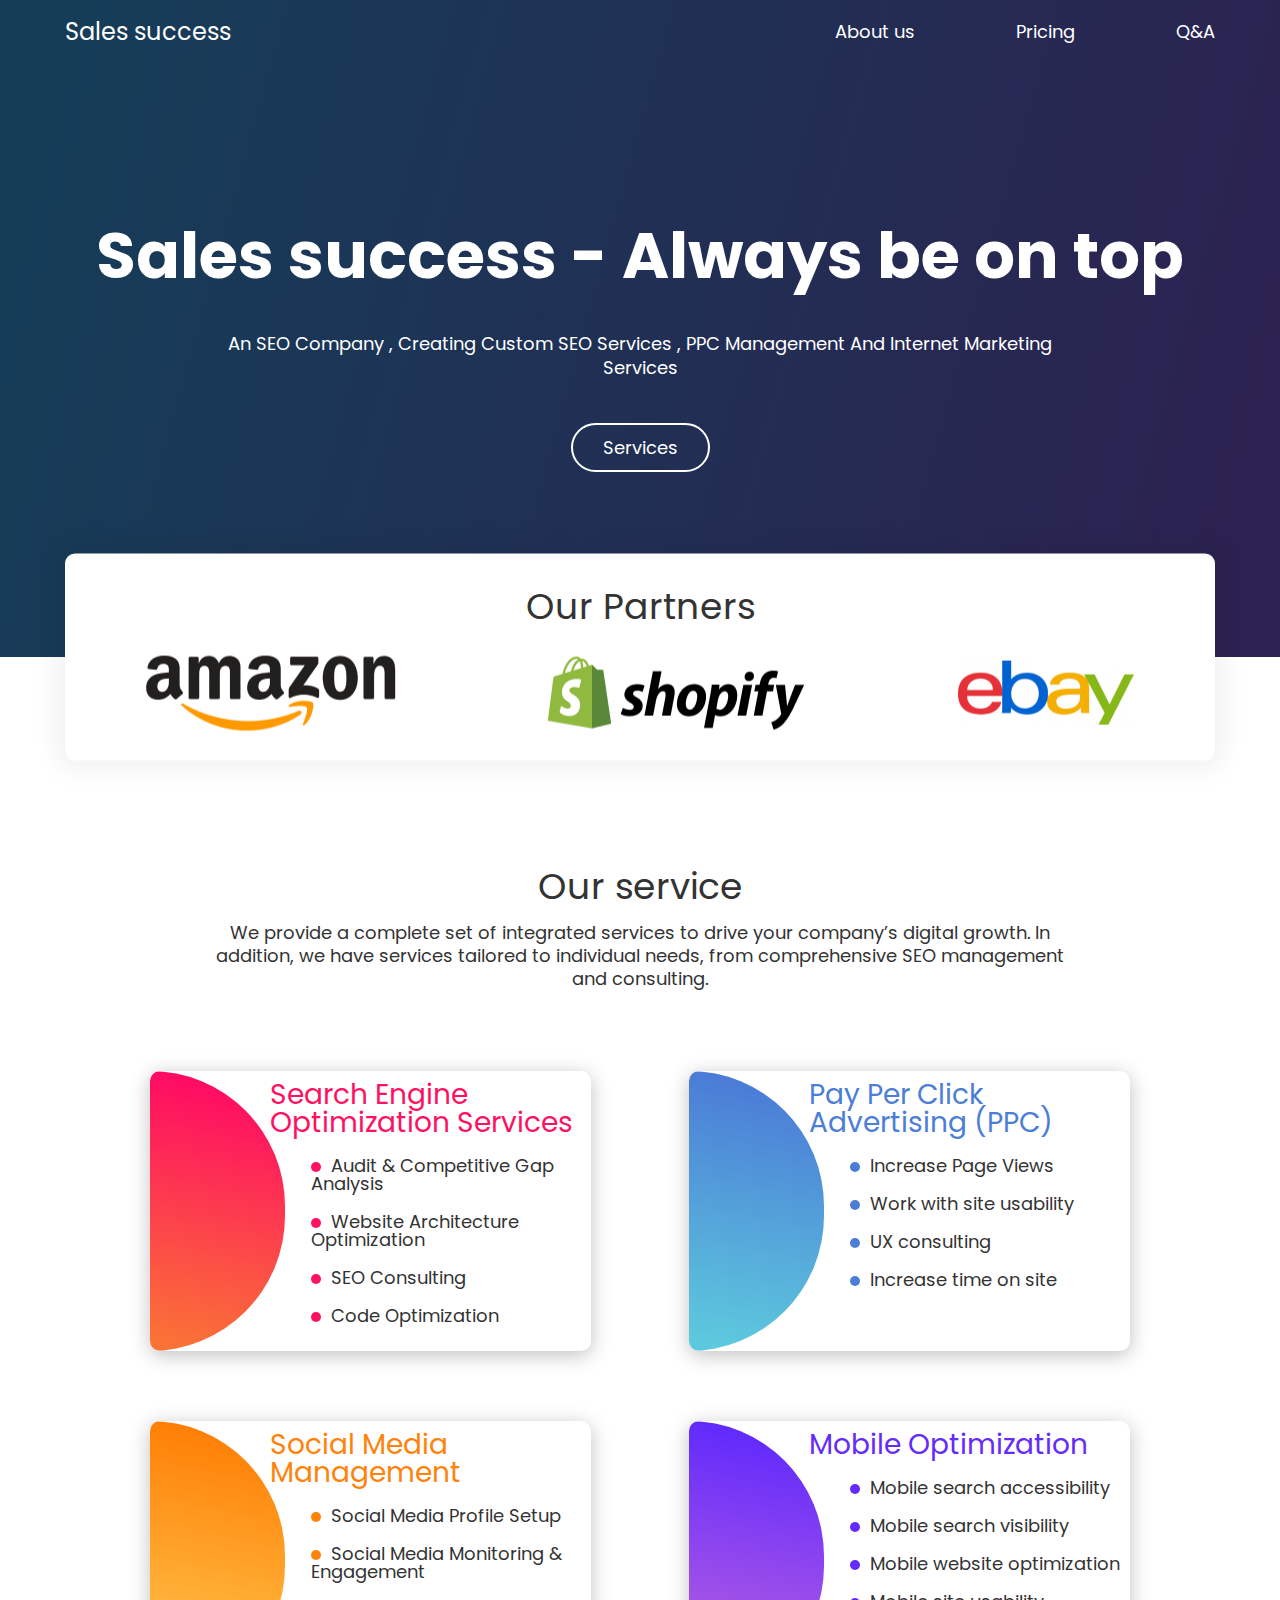
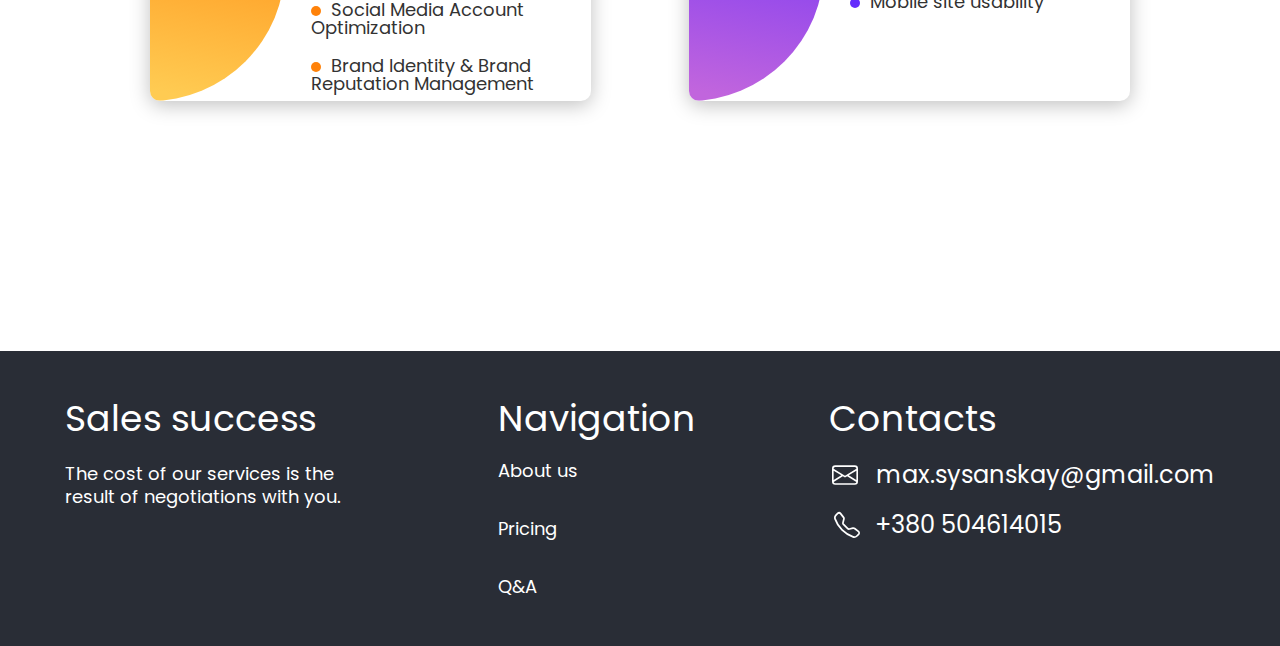
<file: index.html>
<!DOCTYPE html>
<html lang="en">
<head>
    <meta charset="UTF-8">
    <meta http-equiv="X-UA-Compatible" content="IE=edge">
    <meta name="viewport" content="width=device-width, initial-scale=1.0">
    <title>Sales success</title>
    <link rel="stylesheet" href="css/style.css">
</head>
<body>
    <div id="header" class="header">
        <div class="header__header">
            <a href="index.html" class="header__logo">Sales success</a>
            <nav class="header__menu">
                <a href="about-us.html" class="header__link">About us</a>
                <a href="price.html" class="header__link">Pricing</a>
                <a href="q&a.html" class="header__link">Q&A</a>
            </nav>
            <div id="burger" class="burger-btn"><span></span></div>
        </div>
        <div class="header__main">
            <h1 class="header__title">Sales success - Always be on top</h1>
            <p class="text">An SEO Company , Creating Custom SEO Services , PPC Management And Internet Marketing Services</p>
            <a href="#services" class="header__button">Services</a>
        </div>
    </div>
    <div class="container">
        <div class="partners">
            <h2 class="title">Our Partners</h2>
            <div class="partners__content">
                <img src="img/amazon.png" alt="Amazon">
                <img src="img/shopify.png" alt="Shopify">
                <img src="img/ebay.png" alt="Ebay">
            </div>
        </div>
        <div id="services" class="services">
            <h2 class="title">Our service</h2>
            <p class="text">We provide a complete set of integrated services to drive your company’s digital growth. In addition, we have services tailored to individual needs, from comprehensive SEO management and consulting.</p>
            <div class="services__content">
                <div class="services__card">
                    <h3 class="services__sub-title">Search Engine Optimization Services</h3>
                    <div class="services__circle"></div>
                    <ul>
                        <li>Audit & Competitive Gap Analysis</li>
                        <li>Website Architecture Optimization</li>
                        <li>SEO Consulting</li>
                        <li>Code Optimization</li>
                    </ul>
                </div>
                <div class="services__card blue">
                    <h3 class="services__sub-title">Pay Per Click Advertising (PPC)</h3>
                    <div class="services__circle"></div>
                    <ul>
                        <li>Increase Page Views</li>
                        <li>Work with site usability</li>
                        <li>UX consulting</li>
                        <li>Increase time on site</li>
                    </ul>
                </div>
                <div class="services__card orange">
                    <h3 class="services__sub-title">Social Media Management</h3>
                    <div class="services__circle"></div>
                    <ul>
                        <li>Social Media Profile Setup</li>
                        <li>Social Media Monitoring & Engagement</li>
                        <li>Social Media Account Optimization</li>
                        <li>Brand Identity & Brand Reputation Management</li>
                    </ul>
                </div>
                <div class="services__card purple">
                    <h3 class="services__sub-title">Mobile Optimization</h3>
                    <div class="services__circle"></div>
                    <ul>
                        <li>Mobile search accessibility</li>
                        <li>Mobile search visibility</li>
                        <li>Mobile website optimization</li>
                        <li>Mobile site usability</li>
                    </ul>
                </div>
            </div>
        </div>
    </div>
    <div class="footer">
        <div class="footer__wrapper">
            <div class="footer__content">
                <a href="#header" class="footer__logo">Sales success</a>
                <p class="footer__text text">The cost of our services is the result of negotiations with you.</p>
                <!-- <div class="footer__networks">
                    <a href="#" class="footer__icon">
                        <svg xmlns="http://www.w3.org/2000/svg" width="35" height="33" fill="#fff" class="bi bi-facebook" viewBox="0 0 16 16">
                            <path d="M16 8.049c0-4.446-3.582-8.05-8-8.05C3.58 0-.002 3.603-.002 8.05c0 4.017 2.926 7.347 6.75 7.951v-5.625h-2.03V8.05H6.75V6.275c0-2.017 1.195-3.131 3.022-3.131.876 0 1.791.157 1.791.157v1.98h-1.009c-.993 0-1.303.621-1.303 1.258v1.51h2.218l-.354 2.326H9.25V16c3.824-.604 6.75-3.934 6.75-7.951z"/>
                        </svg>
                    </a>
                    <a href="#" class="footer__icon">
                        <svg xmlns="http://www.w3.org/2000/svg" width="35" height="33" fill="#fff" class="bi bi-instagram" viewBox="0 0 16 16">
                            <path d="M8 0C5.829 0 5.556.01 4.703.048 3.85.088 3.269.222 2.76.42a3.917 3.917 0 0 0-1.417.923A3.927 3.927 0 0 0 .42 2.76C.222 3.268.087 3.85.048 4.7.01 5.555 0 5.827 0 8.001c0 2.172.01 2.444.048 3.297.04.852.174 1.433.372 1.942.205.526.478.972.923 1.417.444.445.89.719 1.416.923.51.198 1.09.333 1.942.372C5.555 15.99 5.827 16 8 16s2.444-.01 3.298-.048c.851-.04 1.434-.174 1.943-.372a3.916 3.916 0 0 0 1.416-.923c.445-.445.718-.891.923-1.417.197-.509.332-1.09.372-1.942C15.99 10.445 16 10.173 16 8s-.01-2.445-.048-3.299c-.04-.851-.175-1.433-.372-1.941a3.926 3.926 0 0 0-.923-1.417A3.911 3.911 0 0 0 13.24.42c-.51-.198-1.092-.333-1.943-.372C10.443.01 10.172 0 7.998 0h.003zm-.717 1.442h.718c2.136 0 2.389.007 3.232.046.78.035 1.204.166 1.486.275.373.145.64.319.92.599.28.28.453.546.598.92.11.281.24.705.275 1.485.039.843.047 1.096.047 3.231s-.008 2.389-.047 3.232c-.035.78-.166 1.203-.275 1.485a2.47 2.47 0 0 1-.599.919c-.28.28-.546.453-.92.598-.28.11-.704.24-1.485.276-.843.038-1.096.047-3.232.047s-2.39-.009-3.233-.047c-.78-.036-1.203-.166-1.485-.276a2.478 2.478 0 0 1-.92-.598 2.48 2.48 0 0 1-.6-.92c-.109-.281-.24-.705-.275-1.485-.038-.843-.046-1.096-.046-3.233 0-2.136.008-2.388.046-3.231.036-.78.166-1.204.276-1.486.145-.373.319-.64.599-.92.28-.28.546-.453.92-.598.282-.11.705-.24 1.485-.276.738-.034 1.024-.044 2.515-.045v.002zm4.988 1.328a.96.96 0 1 0 0 1.92.96.96 0 0 0 0-1.92zm-4.27 1.122a4.109 4.109 0 1 0 0 8.217 4.109 4.109 0 0 0 0-8.217zm0 1.441a2.667 2.667 0 1 1 0 5.334 2.667 2.667 0 0 1 0-5.334z"/>
                        </svg>
                    </a>
                    <a href="#" class="footer__icon">
                        <svg xmlns="http://www.w3.org/2000/svg" width="35" height="35" fill="#fff" class="bi bi-youtube" viewBox="0 0 16 16">
                            <path d="M8.051 1.999h.089c.822.003 4.987.033 6.11.335a2.01 2.01 0 0 1 1.415 1.42c.101.38.172.883.22 1.402l.01.104.022.26.008.104c.065.914.073 1.77.074 1.957v.075c-.001.194-.01 1.108-.082 2.06l-.008.105-.009.104c-.05.572-.124 1.14-.235 1.558a2.007 2.007 0 0 1-1.415 1.42c-1.16.312-5.569.334-6.18.335h-.142c-.309 0-1.587-.006-2.927-.052l-.17-.006-.087-.004-.171-.007-.171-.007c-1.11-.049-2.167-.128-2.654-.26a2.007 2.007 0 0 1-1.415-1.419c-.111-.417-.185-.986-.235-1.558L.09 9.82l-.008-.104A31.4 31.4 0 0 1 0 7.68v-.123c.002-.215.01-.958.064-1.778l.007-.103.003-.052.008-.104.022-.26.01-.104c.048-.519.119-1.023.22-1.402a2.007 2.007 0 0 1 1.415-1.42c.487-.13 1.544-.21 2.654-.26l.17-.007.172-.006.086-.003.171-.007A99.788 99.788 0 0 1 7.858 2h.193zM6.4 5.209v4.818l4.157-2.408L6.4 5.209z"/>
                        </svg>
                    </a>
                </div> -->
            </div>
            <div class="footer__navigation">
                <h2 class="footer__title">Navigation</h2>
                <div class="footer__menu">
                    <a href="about-us.html" class="footer__link">About us</a>
                    <a href="price.html" class="footer__link">Pricing</a>
                    <a href="q&a.html" class="footer__link">Q&A</a>
                </div>
            </div>
            <div class="footer__contact">
                <h2 class="footer__title">Contacts</h2>
                <div class="footer__email">
                    <svg xmlns="http://www.w3.org/2000/svg" width="32" height="26" fill="#ffffff" class="bi bi-envelope" viewBox="0 0 16 16">
                        <path d="M0 4a2 2 0 0 1 2-2h12a2 2 0 0 1 2 2v8a2 2 0 0 1-2 2H2a2 2 0 0 1-2-2V4Zm2-1a1 1 0 0 0-1 1v.217l7 4.2 7-4.2V4a1 1 0 0 0-1-1H2Zm13 2.383-4.708 2.825L15 11.105V5.383Zm-.034 6.876-5.64-3.471L8 9.583l-1.326-.795-5.64 3.47A1 1 0 0 0 2 13h12a1 1 0 0 0 .966-.741ZM1 11.105l4.708-2.897L1 5.383v5.722Z"/>
                    </svg>
                    <p>max.sysanskay@gmail.com</p>
                </div>
                <div class="footer__phone">
                    <svg xmlns="http://www.w3.org/2000/svg" width="26" height="34" fill="#ffffff" class="bi bi-telephone" viewBox="0 0 16 16">
                        <path d="M3.654 1.328a.678.678 0 0 0-1.015-.063L1.605 2.3c-.483.484-.661 1.169-.45 1.77a17.568 17.568 0 0 0 4.168 6.608 17.569 17.569 0 0 0 6.608 4.168c.601.211 1.286.033 1.77-.45l1.034-1.034a.678.678 0 0 0-.063-1.015l-2.307-1.794a.678.678 0 0 0-.58-.122l-2.19.547a1.745 1.745 0 0 1-1.657-.459L5.482 8.062a1.745 1.745 0 0 1-.46-1.657l.548-2.19a.678.678 0 0 0-.122-.58L3.654 1.328zM1.884.511a1.745 1.745 0 0 1 2.612.163L6.29 2.98c.329.423.445.974.315 1.494l-.547 2.19a.678.678 0 0 0 .178.643l2.457 2.457a.678.678 0 0 0 .644.178l2.189-.547a1.745 1.745 0 0 1 1.494.315l2.306 1.794c.829.645.905 1.87.163 2.611l-1.034 1.034c-.74.74-1.846 1.065-2.877.702a18.634 18.634 0 0 1-7.01-4.42 18.634 18.634 0 0 1-4.42-7.009c-.362-1.03-.037-2.137.703-2.877L1.885.511z"/>
                    </svg>
                    <p>+380 504614015</p>
                </div>
            </div>
        </div>
    </div>
    <script src="js/script.js"></script>
</body>
</html>
</file>
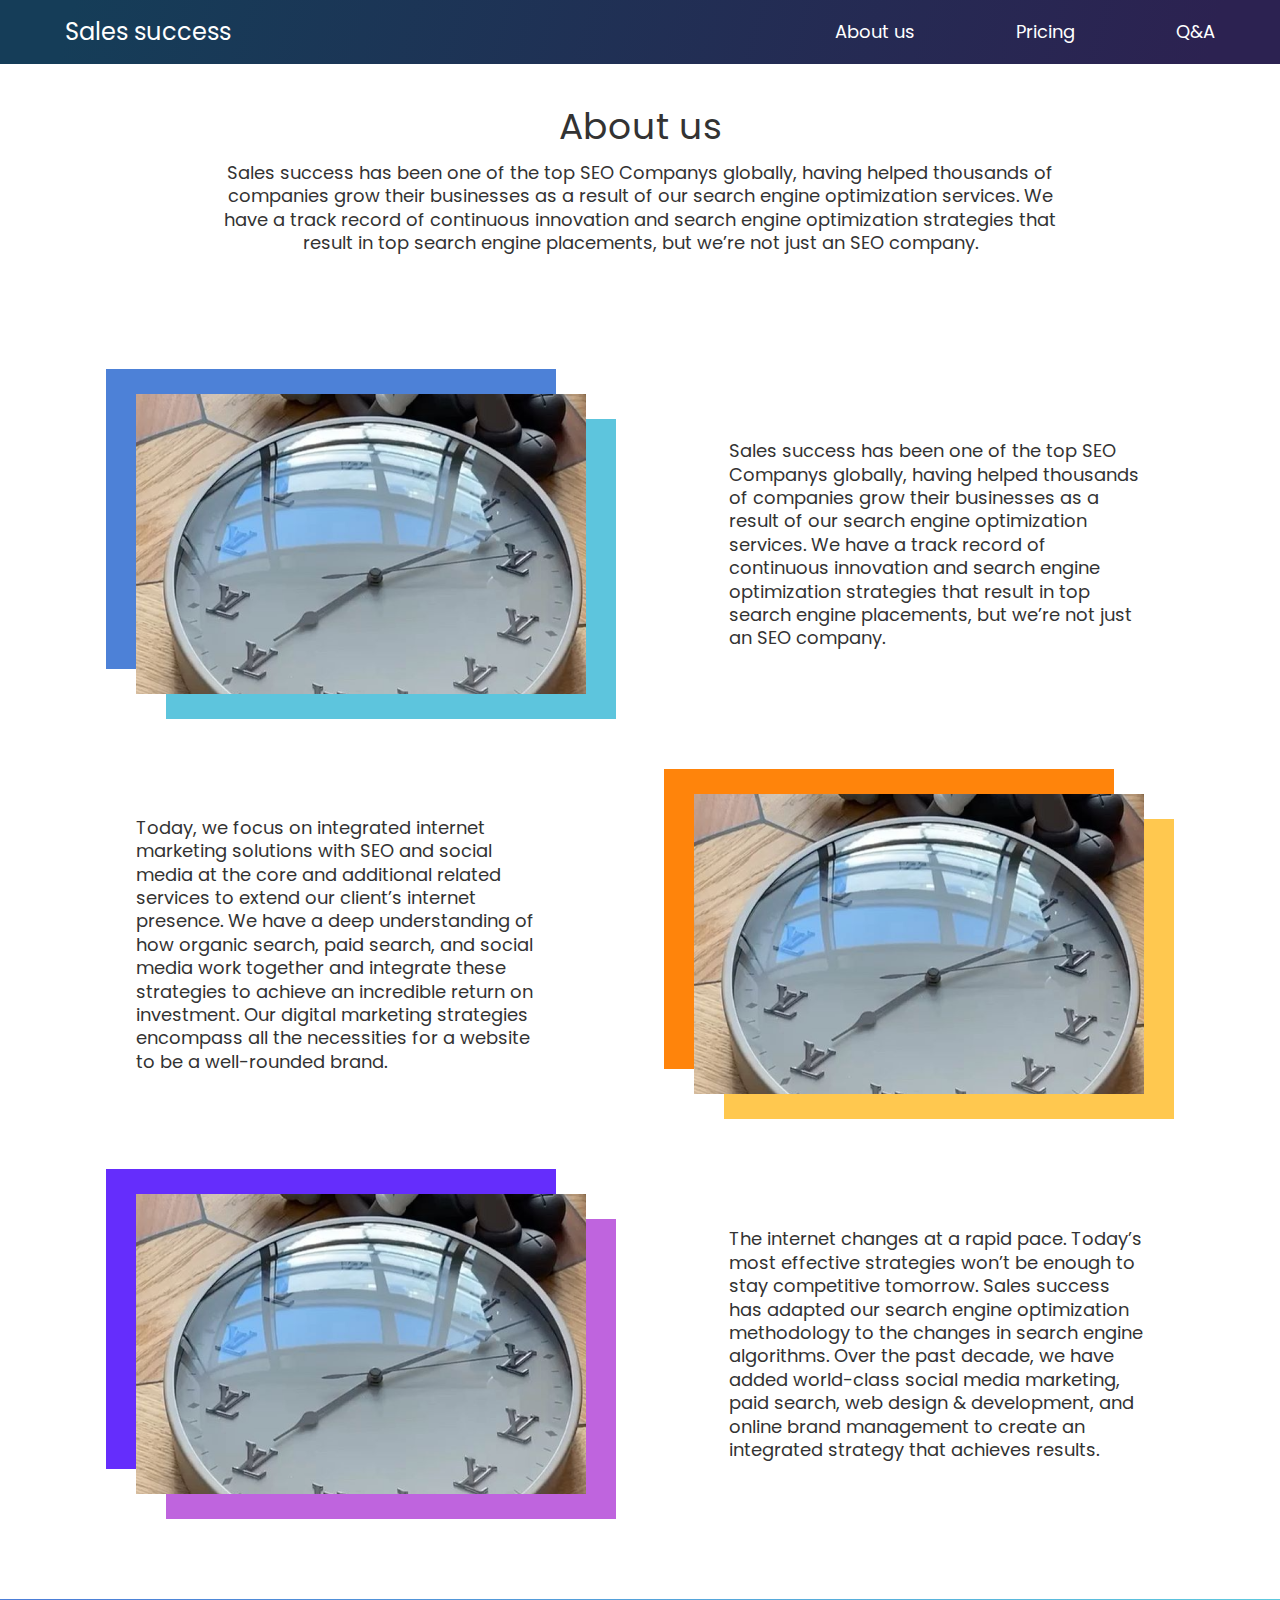
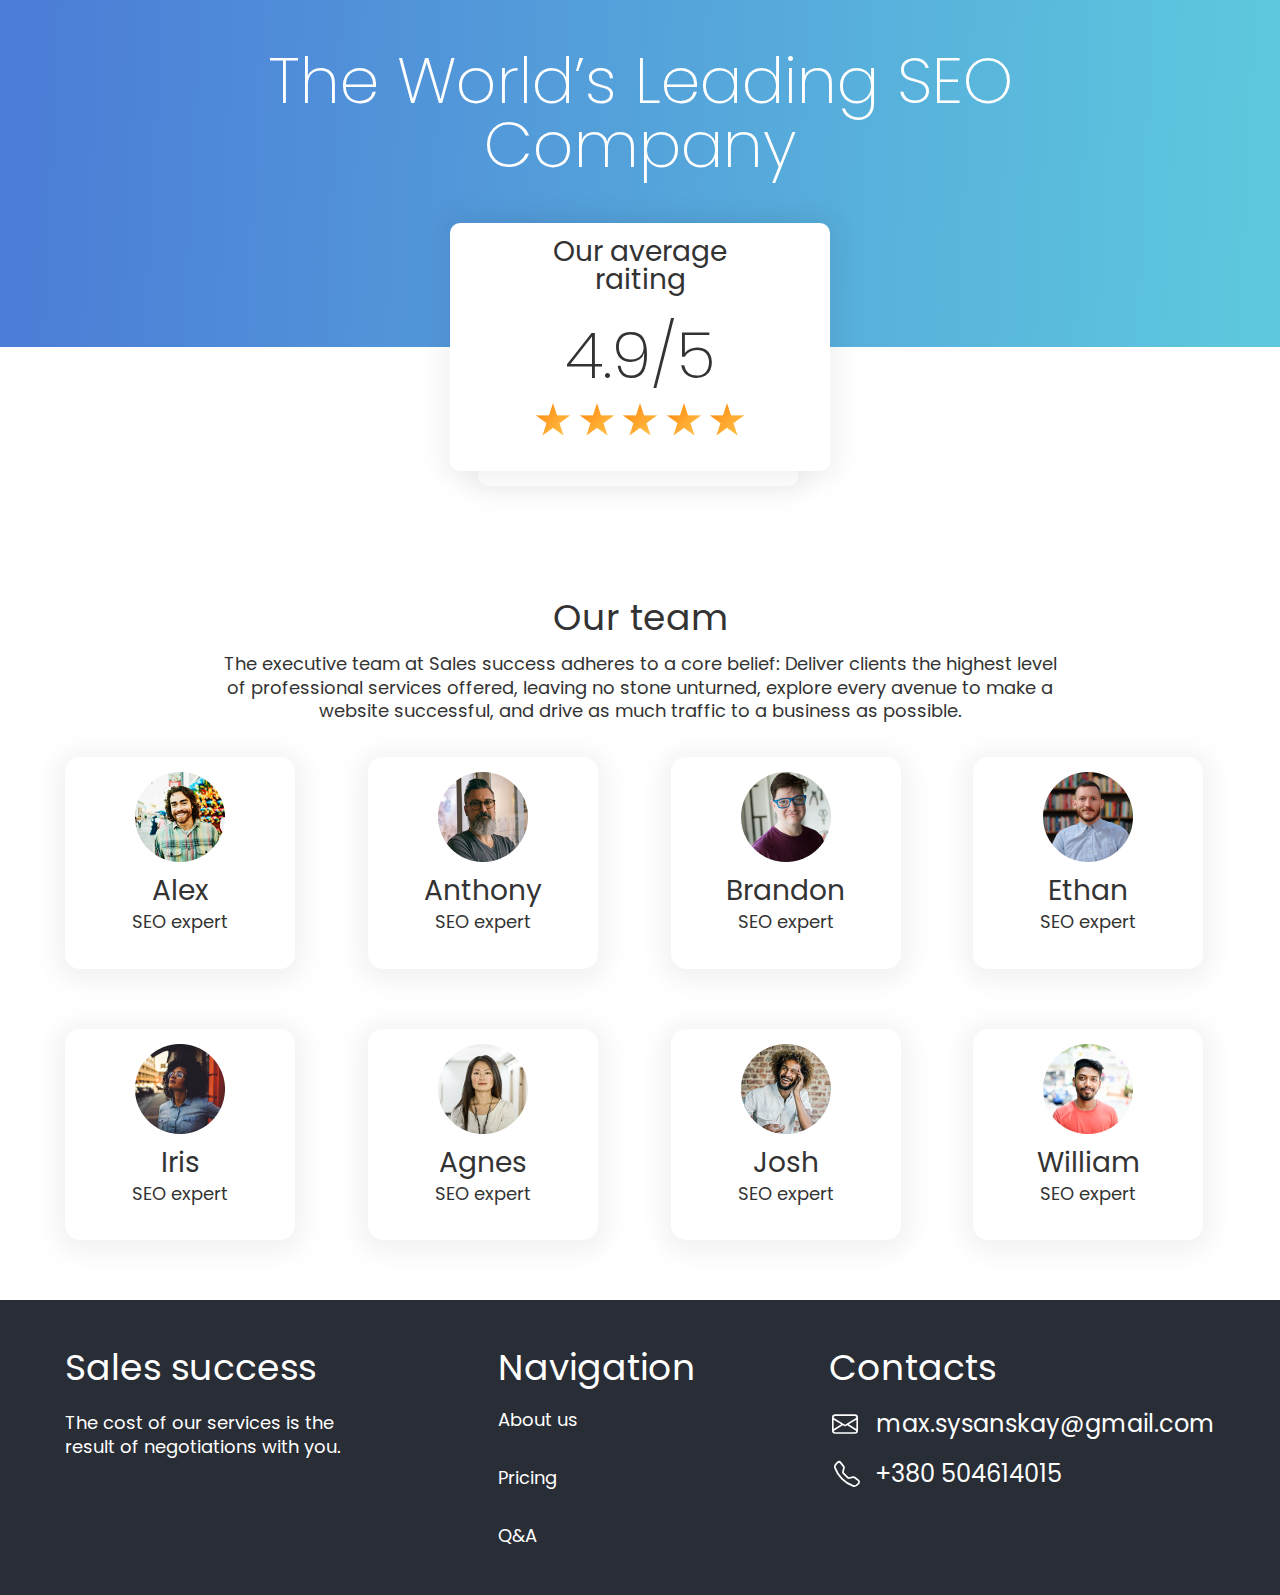
<file: about-us.html>
<!DOCTYPE html>
<html lang="en">
<head>
    <meta charset="UTF-8">
    <meta http-equiv="X-UA-Compatible" content="IE=edge">
    <meta name="viewport" content="width=device-width, initial-scale=1.0">
    <title>About us</title>
    <link rel="stylesheet" href="css/style.css">
</head>
<body>
    <div id="header" class="header">
        <div class="header__header">
            <a href="index.html" class="header__logo">Sales success</a>
            <nav class="header__menu">
                <a href="about-us.html" class="header__link">About us</a>
                <a href="price.html" class="header__link">Pricing</a>
                <a href="q&a.html" class="header__link">Q&A</a>
            </nav>
            <div id="burger" class="burger-btn"><span></span></div>
        </div>
    </div>
    <div class="container">
        <div class="about-us">
            <h2 class="title">About us</h2>
            <p class="text">Sales success has been one of the top SEO Companys globally, having helped thousands of companies grow their businesses as a result of our search engine optimization services. We have a track record of continuous innovation and search engine optimization strategies that result in top search engine placements, but we’re not just an SEO company.</p>
            <div class="about-us__content">
                <div class="about-us__block">
                    <div class="about-us__img">
                        <img src="img/clock.png" alt="">
                        <div class="about-us__rectangle1"></div>
                        <div class="about-us__rectangle2"></div>
                    </div>
                    <div class="about-us__description">
                        <!-- <h3 class="about-us__sub-title">Short title</h3> -->
                        <p class="text">Sales success has been one of the top SEO Companys globally, having helped thousands of companies grow their businesses as a result of our search engine optimization services. We have a track record of continuous innovation and search engine optimization strategies that result in top search engine placements, but we’re not just an SEO company. </p>
                    </div>
                </div>
                <div class="about-us__block orange">
                    <div class="about-us__description">
                        <!-- <h3 class="about-us__sub-title">Short title</h3> -->
                        <p class="text">Today, we focus on integrated internet marketing solutions with SEO and social media at the core and additional related services to extend our client’s internet presence. We have a deep understanding of how organic search, paid search, and social media work together and integrate these strategies to achieve an incredible return on investment. Our digital marketing strategies encompass all the necessities for a website to be a well-rounded brand.</p>
                    </div>
                    <div class="about-us__img">
                        <img src="img/clock.png" alt="">
                        <div class="about-us__rectangle1"></div>
                        <div class="about-us__rectangle2"></div>
                    </div>
                </div>
                <div class="about-us__block purple">
                    <div class="about-us__img">
                        <img src="img/clock.png" alt="">
                        <div class="about-us__rectangle1"></div>
                        <div class="about-us__rectangle2"></div>
                    </div>
                    <div class="about-us__description">
                        <!-- <h3 class="about-us__sub-title">Short title</h3> -->
                        <p class="text">The internet changes at a rapid pace. Today’s most effective strategies won’t be enough to stay competitive tomorrow. Sales success has adapted our search engine optimization methodology to the changes in search engine algorithms. Over the past decade, we have added world-class social media marketing, paid search, web design & development, and online brand management to create an integrated strategy that achieves results.</p>
                    </div>
                </div>
            </div>
        </div>
    </div>
    <div class="company">
        <div class="company__title">The World’s Leading SEO Company</div>
    </div>
    <div class="rating">
        <div class="rating__wrapper">
            <h3 class="rating__sub-title">Our average raiting</h3>
            <div class="rating__mark">4.9/5</div>
            <div class="rating__stars">
                <img src="img/star.png" alt="">
                <img src="img/star.png" alt="">
                <img src="img/star.png" alt="">
                <img src="img/star.png" alt="">
                <img src="img/star.png" alt="">
            </div>
        </div>
        <div class="rating__block"></div>
    </div>
    <div class="container">
        <div class="team">
            <h2 class="title">Our team</h2>
            <p class="text">The executive team at Sales success adheres to a core belief: Deliver clients the highest level of professional services offered, leaving no stone unturned, explore every avenue to make a website successful, and drive as much traffic to a business as possible.</p>
            <div class="team__content">
                <div class="team__card">
                    <img src="img/profile.png" alt="" class="team__profile">
                    <h3 class="team__sub-title">Alex</h3>
                    <p class="text">SEO expert</p>
                </div>
                <div class="team__card">
                    <img src="img/profile1.png" alt="" class="team__profile">
                    <h3 class="team__sub-title">Anthony</h3>
                    <p class="text">SEO expert</p>
                </div>
                <div class="team__card">
                    <img src="img/profile2.png" alt="" class="team__profile">
                    <h3 class="team__sub-title">Brandon</h3>
                    <p class="text">SEO expert</p>
                </div>
                <div class="team__card">
                    <img src="img/profile3.png" alt="" class="team__profile">
                    <h3 class="team__sub-title">Ethan</h3>
                    <p class="text">SEO expert</p>
                </div>
                <div class="team__card">
                    <img src="img/profile4.png" alt="" class="team__profile">
                    <h3 class="team__sub-title">Iris</h3>
                    <p class="text">SEO expert</p>
                </div>
                <div class="team__card">
                    <img src="img/profile5.png" alt="" class="team__profile">
                    <h3 class="team__sub-title">Agnes</h3>
                    <p class="text">SEO expert</p>
                </div>
                <div class="team__card">
                    <img src="img/profile6.png" alt="" class="team__profile">
                    <h3 class="team__sub-title">Josh</h3>
                    <p class="text">SEO expert</p>
                </div>
                <div class="team__card">
                    <img src="img/profile7.png" alt="" class="team__profile">
                    <h3 class="team__sub-title">William</h3>
                    <p class="text">SEO expert</p>
                </div>
            </div>
        </div>
    </div>
    <div class="footer">
        <div class="footer__wrapper">
            <div class="footer__content">
                <a href="#header" class="footer__logo">Sales success</a>
                <p class="footer__text text">The cost of our services is the result of negotiations with you.</p>
                <!-- <div class="footer__networks">
                    <a href="#" class="footer__icon">
                        <svg xmlns="http://www.w3.org/2000/svg" width="35" height="33" fill="#fff" class="bi bi-facebook" viewBox="0 0 16 16">
                            <path d="M16 8.049c0-4.446-3.582-8.05-8-8.05C3.58 0-.002 3.603-.002 8.05c0 4.017 2.926 7.347 6.75 7.951v-5.625h-2.03V8.05H6.75V6.275c0-2.017 1.195-3.131 3.022-3.131.876 0 1.791.157 1.791.157v1.98h-1.009c-.993 0-1.303.621-1.303 1.258v1.51h2.218l-.354 2.326H9.25V16c3.824-.604 6.75-3.934 6.75-7.951z"/>
                        </svg>
                    </a>
                    <a href="#" class="footer__icon">
                        <svg xmlns="http://www.w3.org/2000/svg" width="35" height="33" fill="#fff" class="bi bi-instagram" viewBox="0 0 16 16">
                            <path d="M8 0C5.829 0 5.556.01 4.703.048 3.85.088 3.269.222 2.76.42a3.917 3.917 0 0 0-1.417.923A3.927 3.927 0 0 0 .42 2.76C.222 3.268.087 3.85.048 4.7.01 5.555 0 5.827 0 8.001c0 2.172.01 2.444.048 3.297.04.852.174 1.433.372 1.942.205.526.478.972.923 1.417.444.445.89.719 1.416.923.51.198 1.09.333 1.942.372C5.555 15.99 5.827 16 8 16s2.444-.01 3.298-.048c.851-.04 1.434-.174 1.943-.372a3.916 3.916 0 0 0 1.416-.923c.445-.445.718-.891.923-1.417.197-.509.332-1.09.372-1.942C15.99 10.445 16 10.173 16 8s-.01-2.445-.048-3.299c-.04-.851-.175-1.433-.372-1.941a3.926 3.926 0 0 0-.923-1.417A3.911 3.911 0 0 0 13.24.42c-.51-.198-1.092-.333-1.943-.372C10.443.01 10.172 0 7.998 0h.003zm-.717 1.442h.718c2.136 0 2.389.007 3.232.046.78.035 1.204.166 1.486.275.373.145.64.319.92.599.28.28.453.546.598.92.11.281.24.705.275 1.485.039.843.047 1.096.047 3.231s-.008 2.389-.047 3.232c-.035.78-.166 1.203-.275 1.485a2.47 2.47 0 0 1-.599.919c-.28.28-.546.453-.92.598-.28.11-.704.24-1.485.276-.843.038-1.096.047-3.232.047s-2.39-.009-3.233-.047c-.78-.036-1.203-.166-1.485-.276a2.478 2.478 0 0 1-.92-.598 2.48 2.48 0 0 1-.6-.92c-.109-.281-.24-.705-.275-1.485-.038-.843-.046-1.096-.046-3.233 0-2.136.008-2.388.046-3.231.036-.78.166-1.204.276-1.486.145-.373.319-.64.599-.92.28-.28.546-.453.92-.598.282-.11.705-.24 1.485-.276.738-.034 1.024-.044 2.515-.045v.002zm4.988 1.328a.96.96 0 1 0 0 1.92.96.96 0 0 0 0-1.92zm-4.27 1.122a4.109 4.109 0 1 0 0 8.217 4.109 4.109 0 0 0 0-8.217zm0 1.441a2.667 2.667 0 1 1 0 5.334 2.667 2.667 0 0 1 0-5.334z"/>
                        </svg>
                    </a>
                    <a href="#" class="footer__icon">
                        <svg xmlns="http://www.w3.org/2000/svg" width="35" height="35" fill="#fff" class="bi bi-youtube" viewBox="0 0 16 16">
                            <path d="M8.051 1.999h.089c.822.003 4.987.033 6.11.335a2.01 2.01 0 0 1 1.415 1.42c.101.38.172.883.22 1.402l.01.104.022.26.008.104c.065.914.073 1.77.074 1.957v.075c-.001.194-.01 1.108-.082 2.06l-.008.105-.009.104c-.05.572-.124 1.14-.235 1.558a2.007 2.007 0 0 1-1.415 1.42c-1.16.312-5.569.334-6.18.335h-.142c-.309 0-1.587-.006-2.927-.052l-.17-.006-.087-.004-.171-.007-.171-.007c-1.11-.049-2.167-.128-2.654-.26a2.007 2.007 0 0 1-1.415-1.419c-.111-.417-.185-.986-.235-1.558L.09 9.82l-.008-.104A31.4 31.4 0 0 1 0 7.68v-.123c.002-.215.01-.958.064-1.778l.007-.103.003-.052.008-.104.022-.26.01-.104c.048-.519.119-1.023.22-1.402a2.007 2.007 0 0 1 1.415-1.42c.487-.13 1.544-.21 2.654-.26l.17-.007.172-.006.086-.003.171-.007A99.788 99.788 0 0 1 7.858 2h.193zM6.4 5.209v4.818l4.157-2.408L6.4 5.209z"/>
                        </svg>
                    </a>
                </div> -->
            </div>
            <div class="footer__navigation">
                <h2 class="footer__title">Navigation</h2>
                <div class="footer__menu">
                    <a href="about-us.html" class="footer__link">About us</a>
                    <a href="price.html" class="footer__link">Pricing</a>
                    <a href="q&a.html" class="footer__link">Q&A</a>
                </div>
            </div>
            <div class="footer__contact">
                <h2 class="footer__title">Contacts</h2>
                <div class="footer__email">
                    <svg xmlns="http://www.w3.org/2000/svg" width="32" height="26" fill="#ffffff" class="bi bi-envelope" viewBox="0 0 16 16">
                        <path d="M0 4a2 2 0 0 1 2-2h12a2 2 0 0 1 2 2v8a2 2 0 0 1-2 2H2a2 2 0 0 1-2-2V4Zm2-1a1 1 0 0 0-1 1v.217l7 4.2 7-4.2V4a1 1 0 0 0-1-1H2Zm13 2.383-4.708 2.825L15 11.105V5.383Zm-.034 6.876-5.64-3.471L8 9.583l-1.326-.795-5.64 3.47A1 1 0 0 0 2 13h12a1 1 0 0 0 .966-.741ZM1 11.105l4.708-2.897L1 5.383v5.722Z"/>
                    </svg>
                    <p>max.sysanskay@gmail.com</p>
                </div>
                <div class="footer__phone">
                    <svg xmlns="http://www.w3.org/2000/svg" width="26" height="34" fill="#ffffff" class="bi bi-telephone" viewBox="0 0 16 16">
                        <path d="M3.654 1.328a.678.678 0 0 0-1.015-.063L1.605 2.3c-.483.484-.661 1.169-.45 1.77a17.568 17.568 0 0 0 4.168 6.608 17.569 17.569 0 0 0 6.608 4.168c.601.211 1.286.033 1.77-.45l1.034-1.034a.678.678 0 0 0-.063-1.015l-2.307-1.794a.678.678 0 0 0-.58-.122l-2.19.547a1.745 1.745 0 0 1-1.657-.459L5.482 8.062a1.745 1.745 0 0 1-.46-1.657l.548-2.19a.678.678 0 0 0-.122-.58L3.654 1.328zM1.884.511a1.745 1.745 0 0 1 2.612.163L6.29 2.98c.329.423.445.974.315 1.494l-.547 2.19a.678.678 0 0 0 .178.643l2.457 2.457a.678.678 0 0 0 .644.178l2.189-.547a1.745 1.745 0 0 1 1.494.315l2.306 1.794c.829.645.905 1.87.163 2.611l-1.034 1.034c-.74.74-1.846 1.065-2.877.702a18.634 18.634 0 0 1-7.01-4.42 18.634 18.634 0 0 1-4.42-7.009c-.362-1.03-.037-2.137.703-2.877L1.885.511z"/>
                    </svg>
                    <p>+380 504614015</p>
                </div>
            </div>
        </div>
    </div>
    <script src="js/script.js"></script>
</body>
</html>
</file>
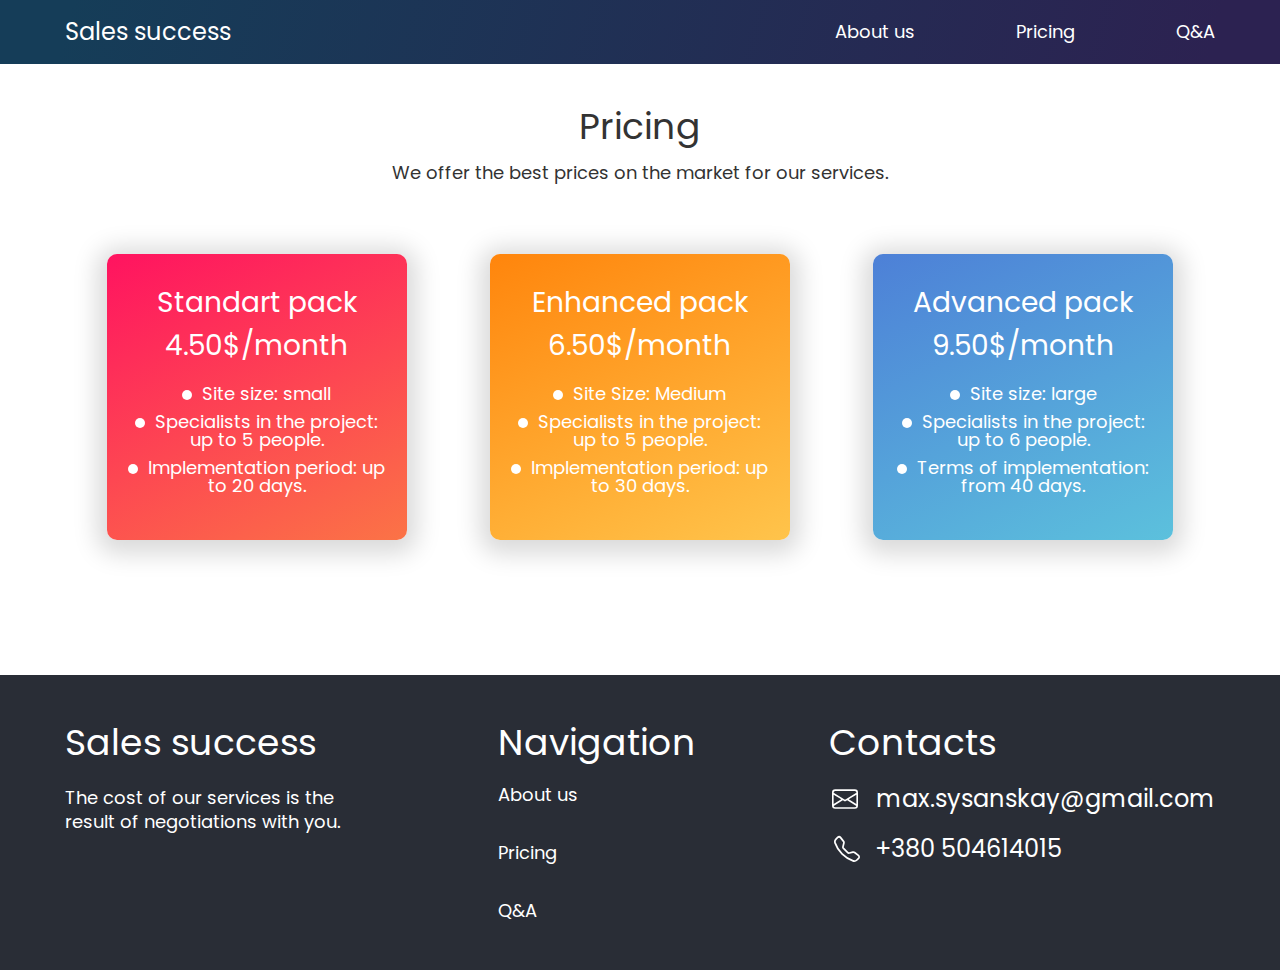
<file: price.html>
<!DOCTYPE html>
<html lang="en">
<head>
    <meta charset="UTF-8">
    <meta http-equiv="X-UA-Compatible" content="IE=edge">
    <meta name="viewport" content="width=device-width, initial-scale=1.0">
    <title>Price</title>
    <link rel="stylesheet" href="css/style.css">
</head>
<body>
    <div id="header" class="header">
        <div class="header__header">
            <a href="index.html" class="header__logo">Sales success</a>
            <nav class="header__menu">
                <a href="about-us.html" class="header__link">About us</a>
                <a href="price.html" class="header__link">Pricing</a>
                <a href="q&a.html" class="header__link">Q&A</a>
            </nav>
            <div id="burger" class="burger-btn"><span></span></div>
        </div>
    </div>
    <div class="container">
        <div class="price">
            <h2 class="title">Pricing</h2>
            <p class="text">We offer the best prices on the market for our services.</p>
            <div class="price__content">
                <div class="price__card">
                    <h3 class="price__sub-title">Standart pack</h3>
                    <h3 class="price__sub-title">4.50$/month</h3>
                    <ul>
                        <li>Site size: small</li>
                        <li>Specialists in the project: up to 5 people.</li>
                        <li>Implementation period: up to 20 days.</li>
                    </ul>
                </div>
                <div class="price__card orange">
                    <h3 class="price__sub-title">Enhanced pack</h3>
                    <h3 class="price__sub-title">6.50$/month</h3>
                    <ul>
                        <li>Site Size: Medium</li>
                        <li>Specialists in the project: up to 5 people.</li>
                        <li>Implementation period: up to 30 days.</li>
                    </ul>
                </div>
                <div class="price__card blue">
                    <h3 class="price__sub-title">Advanced pack</h3>
                    <h3 class="price__sub-title">9.50$/month</h3>
                    <ul>
                        <li>Site size: large</li>
                        <li>Specialists in the project: up to 6 people.</li>
                        <li>Terms of implementation: from 40 days.</li>
                    </ul>
                </div>
            </div>
        </div>
    </div>
    <div class="footer">
        <div class="footer__wrapper">
            <div class="footer__content">
                <a href="#header" class="footer__logo">Sales success</a>
                <p class="footer__text text">The cost of our services is the result of negotiations with you.</p>
                <!-- <div class="footer__networks">
                    <a href="#" class="footer__icon">
                        <svg xmlns="http://www.w3.org/2000/svg" width="35" height="33" fill="#fff" class="bi bi-facebook" viewBox="0 0 16 16">
                            <path d="M16 8.049c0-4.446-3.582-8.05-8-8.05C3.58 0-.002 3.603-.002 8.05c0 4.017 2.926 7.347 6.75 7.951v-5.625h-2.03V8.05H6.75V6.275c0-2.017 1.195-3.131 3.022-3.131.876 0 1.791.157 1.791.157v1.98h-1.009c-.993 0-1.303.621-1.303 1.258v1.51h2.218l-.354 2.326H9.25V16c3.824-.604 6.75-3.934 6.75-7.951z"/>
                        </svg>
                    </a>
                    <a href="#" class="footer__icon">
                        <svg xmlns="http://www.w3.org/2000/svg" width="35" height="33" fill="#fff" class="bi bi-instagram" viewBox="0 0 16 16">
                            <path d="M8 0C5.829 0 5.556.01 4.703.048 3.85.088 3.269.222 2.76.42a3.917 3.917 0 0 0-1.417.923A3.927 3.927 0 0 0 .42 2.76C.222 3.268.087 3.85.048 4.7.01 5.555 0 5.827 0 8.001c0 2.172.01 2.444.048 3.297.04.852.174 1.433.372 1.942.205.526.478.972.923 1.417.444.445.89.719 1.416.923.51.198 1.09.333 1.942.372C5.555 15.99 5.827 16 8 16s2.444-.01 3.298-.048c.851-.04 1.434-.174 1.943-.372a3.916 3.916 0 0 0 1.416-.923c.445-.445.718-.891.923-1.417.197-.509.332-1.09.372-1.942C15.99 10.445 16 10.173 16 8s-.01-2.445-.048-3.299c-.04-.851-.175-1.433-.372-1.941a3.926 3.926 0 0 0-.923-1.417A3.911 3.911 0 0 0 13.24.42c-.51-.198-1.092-.333-1.943-.372C10.443.01 10.172 0 7.998 0h.003zm-.717 1.442h.718c2.136 0 2.389.007 3.232.046.78.035 1.204.166 1.486.275.373.145.64.319.92.599.28.28.453.546.598.92.11.281.24.705.275 1.485.039.843.047 1.096.047 3.231s-.008 2.389-.047 3.232c-.035.78-.166 1.203-.275 1.485a2.47 2.47 0 0 1-.599.919c-.28.28-.546.453-.92.598-.28.11-.704.24-1.485.276-.843.038-1.096.047-3.232.047s-2.39-.009-3.233-.047c-.78-.036-1.203-.166-1.485-.276a2.478 2.478 0 0 1-.92-.598 2.48 2.48 0 0 1-.6-.92c-.109-.281-.24-.705-.275-1.485-.038-.843-.046-1.096-.046-3.233 0-2.136.008-2.388.046-3.231.036-.78.166-1.204.276-1.486.145-.373.319-.64.599-.92.28-.28.546-.453.92-.598.282-.11.705-.24 1.485-.276.738-.034 1.024-.044 2.515-.045v.002zm4.988 1.328a.96.96 0 1 0 0 1.92.96.96 0 0 0 0-1.92zm-4.27 1.122a4.109 4.109 0 1 0 0 8.217 4.109 4.109 0 0 0 0-8.217zm0 1.441a2.667 2.667 0 1 1 0 5.334 2.667 2.667 0 0 1 0-5.334z"/>
                        </svg>
                    </a>
                    <a href="#" class="footer__icon">
                        <svg xmlns="http://www.w3.org/2000/svg" width="35" height="35" fill="#fff" class="bi bi-youtube" viewBox="0 0 16 16">
                            <path d="M8.051 1.999h.089c.822.003 4.987.033 6.11.335a2.01 2.01 0 0 1 1.415 1.42c.101.38.172.883.22 1.402l.01.104.022.26.008.104c.065.914.073 1.77.074 1.957v.075c-.001.194-.01 1.108-.082 2.06l-.008.105-.009.104c-.05.572-.124 1.14-.235 1.558a2.007 2.007 0 0 1-1.415 1.42c-1.16.312-5.569.334-6.18.335h-.142c-.309 0-1.587-.006-2.927-.052l-.17-.006-.087-.004-.171-.007-.171-.007c-1.11-.049-2.167-.128-2.654-.26a2.007 2.007 0 0 1-1.415-1.419c-.111-.417-.185-.986-.235-1.558L.09 9.82l-.008-.104A31.4 31.4 0 0 1 0 7.68v-.123c.002-.215.01-.958.064-1.778l.007-.103.003-.052.008-.104.022-.26.01-.104c.048-.519.119-1.023.22-1.402a2.007 2.007 0 0 1 1.415-1.42c.487-.13 1.544-.21 2.654-.26l.17-.007.172-.006.086-.003.171-.007A99.788 99.788 0 0 1 7.858 2h.193zM6.4 5.209v4.818l4.157-2.408L6.4 5.209z"/>
                        </svg>
                    </a>
                </div> -->
            </div>
            <div class="footer__navigation">
                <h2 class="footer__title">Navigation</h2>
                <div class="footer__menu">
                    <a href="about-us.html" class="footer__link">About us</a>
                    <a href="price.html" class="footer__link">Pricing</a>
                    <a href="q&a.html" class="footer__link">Q&A</a>
                </div>
            </div>
            <div class="footer__contact">
                <h2 class="footer__title">Contacts</h2>
                <div class="footer__email">
                    <svg xmlns="http://www.w3.org/2000/svg" width="32" height="26" fill="#ffffff" class="bi bi-envelope" viewBox="0 0 16 16">
                        <path d="M0 4a2 2 0 0 1 2-2h12a2 2 0 0 1 2 2v8a2 2 0 0 1-2 2H2a2 2 0 0 1-2-2V4Zm2-1a1 1 0 0 0-1 1v.217l7 4.2 7-4.2V4a1 1 0 0 0-1-1H2Zm13 2.383-4.708 2.825L15 11.105V5.383Zm-.034 6.876-5.64-3.471L8 9.583l-1.326-.795-5.64 3.47A1 1 0 0 0 2 13h12a1 1 0 0 0 .966-.741ZM1 11.105l4.708-2.897L1 5.383v5.722Z"/>
                    </svg>
                    <p>max.sysanskay@gmail.com</p>
                </div>
                <div class="footer__phone">
                    <svg xmlns="http://www.w3.org/2000/svg" width="26" height="34" fill="#ffffff" class="bi bi-telephone" viewBox="0 0 16 16">
                        <path d="M3.654 1.328a.678.678 0 0 0-1.015-.063L1.605 2.3c-.483.484-.661 1.169-.45 1.77a17.568 17.568 0 0 0 4.168 6.608 17.569 17.569 0 0 0 6.608 4.168c.601.211 1.286.033 1.77-.45l1.034-1.034a.678.678 0 0 0-.063-1.015l-2.307-1.794a.678.678 0 0 0-.58-.122l-2.19.547a1.745 1.745 0 0 1-1.657-.459L5.482 8.062a1.745 1.745 0 0 1-.46-1.657l.548-2.19a.678.678 0 0 0-.122-.58L3.654 1.328zM1.884.511a1.745 1.745 0 0 1 2.612.163L6.29 2.98c.329.423.445.974.315 1.494l-.547 2.19a.678.678 0 0 0 .178.643l2.457 2.457a.678.678 0 0 0 .644.178l2.189-.547a1.745 1.745 0 0 1 1.494.315l2.306 1.794c.829.645.905 1.87.163 2.611l-1.034 1.034c-.74.74-1.846 1.065-2.877.702a18.634 18.634 0 0 1-7.01-4.42 18.634 18.634 0 0 1-4.42-7.009c-.362-1.03-.037-2.137.703-2.877L1.885.511z"/>
                    </svg>
                    <p>+380 504614015</p>
                </div>
            </div>
        </div>
    </div>
    <script src="js/script.js"></script>
</body>
</html>
</file>
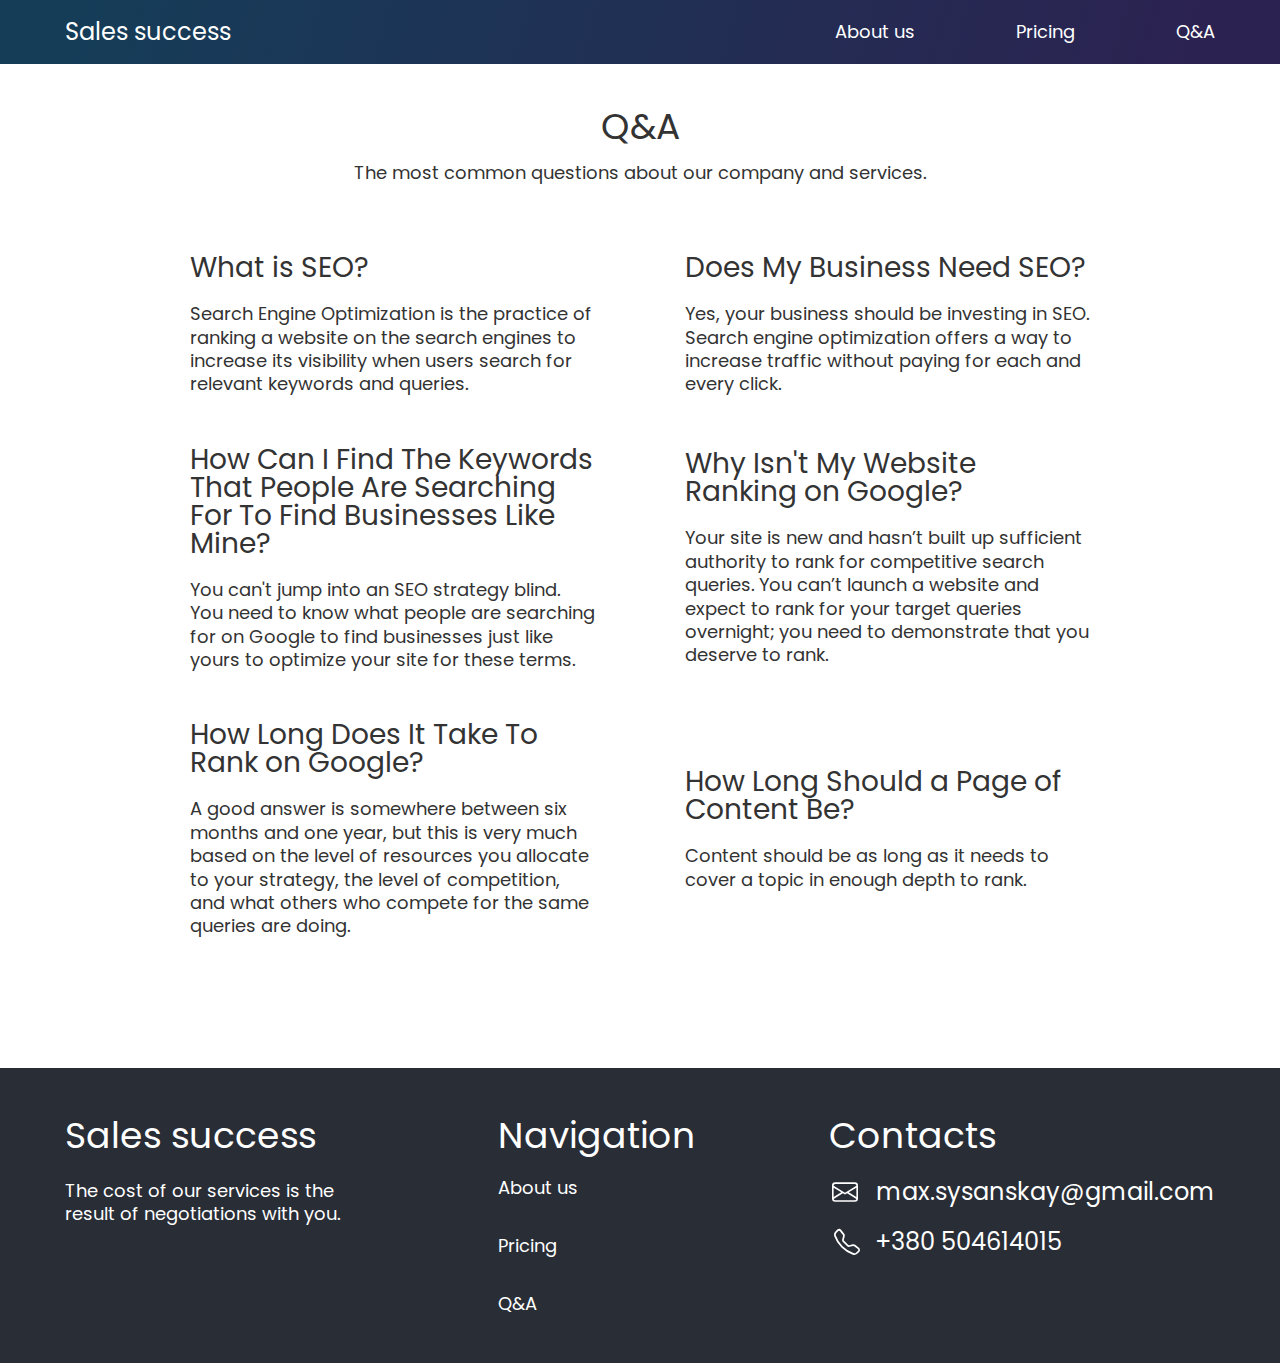
<file: q&a.html>
<!DOCTYPE html>
<html lang="en">
<head>
    <meta charset="UTF-8">
    <meta http-equiv="X-UA-Compatible" content="IE=edge">
    <meta name="viewport" content="width=device-width, initial-scale=1.0">
    <title>Q&A</title>
    <link rel="stylesheet" href="css/style.css">
</head>
<body>
    <div id="header" class="header">
        <div class="header__header">
            <a href="index.html" class="header__logo">Sales success</a>
            <nav class="header__menu">
                <a href="about-us.html" class="header__link">About us</a>
                <a href="price.html" class="header__link">Pricing</a>
                <a href="q&a.html" class="header__link">Q&A</a>
            </nav>
            <div id="burger" class="burger-btn"><span></span></div>
        </div>
    </div>
    <div class="container">
        <div class="question">
            <h2 class="title">Q&A</h2>
            <p class="text">The most common questions about our company and services.</p>
            <div class="question__content">
                <div class="question__card">
                    <h3 class="question__sub-title">What is SEO?</h3>
                    <p class="text">Search Engine Optimization is the practice of ranking a website on the search engines to increase its visibility when users search for relevant keywords and queries.</p>
                </div>
                <div class="question__card">
                    <h3 class="question__sub-title">Does My Business Need SEO?</h3>
                    <p class="text">Yes, your business should be investing in SEO. Search engine optimization offers a way to increase traffic without paying for each and every click.</p>
                </div>
                <div class="question__card">
                    <h3 class="question__sub-title">How Can I Find The Keywords That People Are Searching For To Find Businesses Like Mine?</h3>
                    <p class="text">You can't jump into an SEO strategy blind. You need to know what people are searching for on Google to find businesses just like yours to optimize your site for these terms.</p>
                </div>
                <div class="question__card">
                    <h3 class="question__sub-title">Why Isn't My Website Ranking on Google?</h3>
                    <p class="text">Your site is new and hasn’t built up sufficient authority to rank for competitive search queries. You can’t launch a website and expect to rank for your target queries overnight; you need to demonstrate that you deserve to rank.</p>
                </div>
                <div class="question__card">
                    <h3 class="question__sub-title">How Long Does It Take To Rank on Google?</h3>
                    <p class="text">A good answer is somewhere between six months and one year, but this is very much based on the level of resources you allocate to your strategy, the level of competition, and what others who compete for the same queries are doing.</p>
                </div>
                <div class="question__card">
                    <h3 class="question__sub-title">How Long Should a Page of Content Be?</h3>
                    <p class="text">Content should be as long as it needs to cover a topic in enough depth to rank.</p>
                </div>
            </div>
        </div>
    </div>
    <div class="footer">
        <div class="footer__wrapper">
            <div class="footer__content">
                <a href="#header" class="footer__logo">Sales success</a>
                <p class="footer__text text">The cost of our services is the result of negotiations with you.</p>
                <!-- <div class="footer__networks">
                    <a href="#" class="footer__icon">
                        <svg xmlns="http://www.w3.org/2000/svg" width="35" height="33" fill="#fff" class="bi bi-facebook" viewBox="0 0 16 16">
                            <path d="M16 8.049c0-4.446-3.582-8.05-8-8.05C3.58 0-.002 3.603-.002 8.05c0 4.017 2.926 7.347 6.75 7.951v-5.625h-2.03V8.05H6.75V6.275c0-2.017 1.195-3.131 3.022-3.131.876 0 1.791.157 1.791.157v1.98h-1.009c-.993 0-1.303.621-1.303 1.258v1.51h2.218l-.354 2.326H9.25V16c3.824-.604 6.75-3.934 6.75-7.951z"/>
                        </svg>
                    </a>
                    <a href="#" class="footer__icon">
                        <svg xmlns="http://www.w3.org/2000/svg" width="35" height="33" fill="#fff" class="bi bi-instagram" viewBox="0 0 16 16">
                            <path d="M8 0C5.829 0 5.556.01 4.703.048 3.85.088 3.269.222 2.76.42a3.917 3.917 0 0 0-1.417.923A3.927 3.927 0 0 0 .42 2.76C.222 3.268.087 3.85.048 4.7.01 5.555 0 5.827 0 8.001c0 2.172.01 2.444.048 3.297.04.852.174 1.433.372 1.942.205.526.478.972.923 1.417.444.445.89.719 1.416.923.51.198 1.09.333 1.942.372C5.555 15.99 5.827 16 8 16s2.444-.01 3.298-.048c.851-.04 1.434-.174 1.943-.372a3.916 3.916 0 0 0 1.416-.923c.445-.445.718-.891.923-1.417.197-.509.332-1.09.372-1.942C15.99 10.445 16 10.173 16 8s-.01-2.445-.048-3.299c-.04-.851-.175-1.433-.372-1.941a3.926 3.926 0 0 0-.923-1.417A3.911 3.911 0 0 0 13.24.42c-.51-.198-1.092-.333-1.943-.372C10.443.01 10.172 0 7.998 0h.003zm-.717 1.442h.718c2.136 0 2.389.007 3.232.046.78.035 1.204.166 1.486.275.373.145.64.319.92.599.28.28.453.546.598.92.11.281.24.705.275 1.485.039.843.047 1.096.047 3.231s-.008 2.389-.047 3.232c-.035.78-.166 1.203-.275 1.485a2.47 2.47 0 0 1-.599.919c-.28.28-.546.453-.92.598-.28.11-.704.24-1.485.276-.843.038-1.096.047-3.232.047s-2.39-.009-3.233-.047c-.78-.036-1.203-.166-1.485-.276a2.478 2.478 0 0 1-.92-.598 2.48 2.48 0 0 1-.6-.92c-.109-.281-.24-.705-.275-1.485-.038-.843-.046-1.096-.046-3.233 0-2.136.008-2.388.046-3.231.036-.78.166-1.204.276-1.486.145-.373.319-.64.599-.92.28-.28.546-.453.92-.598.282-.11.705-.24 1.485-.276.738-.034 1.024-.044 2.515-.045v.002zm4.988 1.328a.96.96 0 1 0 0 1.92.96.96 0 0 0 0-1.92zm-4.27 1.122a4.109 4.109 0 1 0 0 8.217 4.109 4.109 0 0 0 0-8.217zm0 1.441a2.667 2.667 0 1 1 0 5.334 2.667 2.667 0 0 1 0-5.334z"/>
                        </svg>
                    </a>
                    <a href="#" class="footer__icon">
                        <svg xmlns="http://www.w3.org/2000/svg" width="35" height="35" fill="#fff" class="bi bi-youtube" viewBox="0 0 16 16">
                            <path d="M8.051 1.999h.089c.822.003 4.987.033 6.11.335a2.01 2.01 0 0 1 1.415 1.42c.101.38.172.883.22 1.402l.01.104.022.26.008.104c.065.914.073 1.77.074 1.957v.075c-.001.194-.01 1.108-.082 2.06l-.008.105-.009.104c-.05.572-.124 1.14-.235 1.558a2.007 2.007 0 0 1-1.415 1.42c-1.16.312-5.569.334-6.18.335h-.142c-.309 0-1.587-.006-2.927-.052l-.17-.006-.087-.004-.171-.007-.171-.007c-1.11-.049-2.167-.128-2.654-.26a2.007 2.007 0 0 1-1.415-1.419c-.111-.417-.185-.986-.235-1.558L.09 9.82l-.008-.104A31.4 31.4 0 0 1 0 7.68v-.123c.002-.215.01-.958.064-1.778l.007-.103.003-.052.008-.104.022-.26.01-.104c.048-.519.119-1.023.22-1.402a2.007 2.007 0 0 1 1.415-1.42c.487-.13 1.544-.21 2.654-.26l.17-.007.172-.006.086-.003.171-.007A99.788 99.788 0 0 1 7.858 2h.193zM6.4 5.209v4.818l4.157-2.408L6.4 5.209z"/>
                        </svg>
                    </a>
                </div> -->
            </div>
            <div class="footer__navigation">
                <h2 class="footer__title">Navigation</h2>
                <div class="footer__menu">
                    <a href="about-us.html" class="footer__link">About us</a>
                    <a href="price.html" class="footer__link">Pricing</a>
                    <a href="q&a.html" class="footer__link">Q&A</a>
                </div>
            </div>
            <div class="footer__contact">
                <h2 class="footer__title">Contacts</h2>
                <div class="footer__email">
                    <svg xmlns="http://www.w3.org/2000/svg" width="32" height="26" fill="#ffffff" class="bi bi-envelope" viewBox="0 0 16 16">
                        <path d="M0 4a2 2 0 0 1 2-2h12a2 2 0 0 1 2 2v8a2 2 0 0 1-2 2H2a2 2 0 0 1-2-2V4Zm2-1a1 1 0 0 0-1 1v.217l7 4.2 7-4.2V4a1 1 0 0 0-1-1H2Zm13 2.383-4.708 2.825L15 11.105V5.383Zm-.034 6.876-5.64-3.471L8 9.583l-1.326-.795-5.64 3.47A1 1 0 0 0 2 13h12a1 1 0 0 0 .966-.741ZM1 11.105l4.708-2.897L1 5.383v5.722Z"/>
                    </svg>
                    <p>max.sysanskay@gmail.com</p>
                </div>
                <div class="footer__phone">
                    <svg xmlns="http://www.w3.org/2000/svg" width="26" height="34" fill="#ffffff" class="bi bi-telephone" viewBox="0 0 16 16">
                        <path d="M3.654 1.328a.678.678 0 0 0-1.015-.063L1.605 2.3c-.483.484-.661 1.169-.45 1.77a17.568 17.568 0 0 0 4.168 6.608 17.569 17.569 0 0 0 6.608 4.168c.601.211 1.286.033 1.77-.45l1.034-1.034a.678.678 0 0 0-.063-1.015l-2.307-1.794a.678.678 0 0 0-.58-.122l-2.19.547a1.745 1.745 0 0 1-1.657-.459L5.482 8.062a1.745 1.745 0 0 1-.46-1.657l.548-2.19a.678.678 0 0 0-.122-.58L3.654 1.328zM1.884.511a1.745 1.745 0 0 1 2.612.163L6.29 2.98c.329.423.445.974.315 1.494l-.547 2.19a.678.678 0 0 0 .178.643l2.457 2.457a.678.678 0 0 0 .644.178l2.189-.547a1.745 1.745 0 0 1 1.494.315l2.306 1.794c.829.645.905 1.87.163 2.611l-1.034 1.034c-.74.74-1.846 1.065-2.877.702a18.634 18.634 0 0 1-7.01-4.42 18.634 18.634 0 0 1-4.42-7.009c-.362-1.03-.037-2.137.703-2.877L1.885.511z"/>
                    </svg>
                    <p>+380 504614015</p>
                </div>
            </div>
        </div>
    </div>
    <script src="js/script.js"></script>
</body>
</html>
</file>
<file: css/style.css>
@import url("https://fonts.googleapis.com/css2?family=Poppins:wght@200;400;700&display=swap");
* {
  padding: 0;
  margin: 0;
  border: 0;
}

*,
*:before,
*:after {
  -webkit-box-sizing: border-box;
  box-sizing: border-box;
}

:focus,
:active {
  outline: none;
}

a:focus,
a:active {
  outline: none;
}

nav,
footer,
header,
aside {
  display: block;
}

html,
body {
  height: 100%;
  width: 100%;
  font-size: 100%;
  line-height: 1;
  font-size: 14px;
  -ms-text-size-adjust: 100%;
  -moz-text-size-adjust: 100%;
  -webkit-text-size-adjust: 100%;
}

input,
button,
textarea {
  font-family: inherit;
}

input::-ms-clear {
  display: none;
}

button {
  cursor: pointer;
}

button::-moz-focus-inner {
  padding: 0;
  border: 0;
}

a,
a:visited {
  text-decoration: none;
}

a:hover {
  text-decoration: none;
}

ul li {
  list-style: none;
}

img {
  vertical-align: top;
}

h1,
h2,
h3,
h4,
h5,
h6 {
  font-size: inherit;
  font-weight: 400;
}

html {
  scroll-behavior: smooth;
  font-family: "Poppins", sans-serif;
}

.container {
  position: relative;
  max-width: 1190px;
  padding: 0 20px;
  margin: 0 auto;
}

.title {
  font-size: 36px;
  color: #333333;
  line-height: 130%;
  font-weight: 400;
}
@media screen and (max-width: 768px) {
  .title {
    font-size: 28px;
  }
}

.text {
  font-size: 18px;
  color: #333333;
  font-weight: 400;
  line-height: 130%;
}
@media screen and (max-width: 768px) {
  .text {
    font-size: 14px;
  }
}

.header {
  background: linear-gradient(105.48deg, #153D58 5.6%, #2C2251 94.47%);
}
.header__header {
  max-width: 1190px;
  display: -webkit-box;
  display: -ms-flexbox;
  display: flex;
  -ms-flex-wrap: nowrap;
      flex-wrap: nowrap;
  -webkit-box-pack: justify;
      -ms-flex-pack: justify;
          justify-content: space-between;
  -webkit-box-align: center;
      -ms-flex-align: center;
          align-items: center;
  -webkit-box-orient: horizontal;
  -webkit-box-direction: normal;
      -ms-flex-direction: row;
          flex-direction: row;
  margin: 0 auto;
  padding: 20px 20px;
}
.header__logo {
  font-size: 24px;
  color: #ffffff;
  font-weight: 400;
}
.header__menu {
  max-width: 380px;
  width: 100%;
  display: -webkit-box;
  display: -ms-flexbox;
  display: flex;
  -ms-flex-wrap: nowrap;
      flex-wrap: nowrap;
  -webkit-box-pack: justify;
      -ms-flex-pack: justify;
          justify-content: space-between;
  -webkit-box-align: center;
      -ms-flex-align: center;
          align-items: center;
  -webkit-box-orient: horizontal;
  -webkit-box-direction: normal;
      -ms-flex-direction: row;
          flex-direction: row;
  -webkit-transition: all ease 0.2s;
  transition: all ease 0.2s;
}
.header__link {
  font-size: 18px;
  color: #ffffff;
  font-weight: 400;
}
.header__link:hover {
  color: #F3DE1A;
}
.header__main {
  padding: 150px 0 200px 0;
  text-align: center;
}
.header__title {
  font-size: 64px;
  color: #ffffff;
  font-weight: 700;
  margin-bottom: 35px;
  line-height: 130%;
}
.header .text {
  max-width: 840px;
  margin: 0 auto;
  color: #ffffff;
  line-height: 130%;
  margin-bottom: 60px;
}
.header__button {
  font-size: 18px;
  color: #ffffff;
  font-weight: 400;
  padding: 10px 30px;
  border: 2px solid #ffffff;
  border-radius: 30px;
}
.header__button:hover {
  color: #F3DE1A;
  border-color: #F3DE1A;
}
.header .burger-btn {
  display: none;
  z-index: 10;
  position: relative;
  width: 30px;
  height: 20px;
  cursor: pointer;
}
.header .burger-btn > span {
  position: absolute;
  background-color: #ffffff;
  width: 100%;
  height: 3px;
  border-radius: 18px;
  left: 0;
  top: 9px;
  -webkit-transition: all ease 0.2s;
  transition: all ease 0.2s;
}
.header .burger-btn:after, .header .burger-btn:before {
  content: "";
  position: absolute;
  background-color: #ffffff;
  width: 100%;
  height: 3px;
  border-radius: 18px;
  left: 0;
  -webkit-transition: all ease 0.2s;
  transition: all ease 0.2s;
}
.header .burger-btn:before {
  top: 20px;
}
.header .burger-btn:after {
  bottom: 20px;
}
.header .burger-btn_active span {
  opacity: 0;
}
.header .burger-btn_active:before {
  -webkit-transform: rotate(45deg);
          transform: rotate(45deg);
  top: 9px;
}
.header .burger-btn_active:after {
  -webkit-transform: rotate(-45deg);
          transform: rotate(-45deg);
  bottom: 9px;
}
@media screen and (max-width: 768px) {
  .header .burger-btn {
    display: block;
  }
  .header__menu {
    position: absolute;
    max-width: none;
    text-align: center;
    z-index: 2;
    top: -100%;
    left: 0;
    width: 100%;
    padding: 70px 20px 20px 20px;
    background: linear-gradient(92.91deg, #4C7ED7 3.6%, #5ECADE 100.65%);
    display: -webkit-box;
    display: -ms-flexbox;
    display: flex;
    -ms-flex-wrap: nowrap;
        flex-wrap: nowrap;
    -webkit-box-pack: center;
        -ms-flex-pack: center;
            justify-content: center;
    -webkit-box-align: center;
        -ms-flex-align: center;
            align-items: center;
    -webkit-box-orient: vertical;
    -webkit-box-direction: normal;
        -ms-flex-direction: column;
            flex-direction: column;
  }
  .header__menu_active {
    top: 0;
  }
  .header__link {
    width: 100%;
    margin-bottom: 20px;
  }
  .header__main {
    padding: 70px 20px 200px 20px;
  }
  .header__title {
    font-size: 42px;
  }
}

.partners {
  padding: 30px 10px;
  width: 100%;
  background: #ffffff;
  display: -webkit-box;
  display: -ms-flexbox;
  display: flex;
  -ms-flex-wrap: nowrap;
      flex-wrap: nowrap;
  -webkit-box-pack: center;
      -ms-flex-pack: center;
          justify-content: center;
  -webkit-box-align: center;
      -ms-flex-align: center;
          align-items: center;
  -webkit-box-orient: vertical;
  -webkit-box-direction: normal;
      -ms-flex-direction: column;
          flex-direction: column;
  -webkit-box-shadow: 0px 0px 25px 10px rgba(0, 0, 0, 0.05);
          box-shadow: 0px 0px 25px 10px rgba(0, 0, 0, 0.05);
  border-radius: 10px;
  -webkit-transform: translateY(-50%);
          transform: translateY(-50%);
}
.partners .title {
  margin-bottom: 25px;
}
.partners__content {
  width: 100%;
  display: -webkit-box;
  display: -ms-flexbox;
  display: flex;
  -ms-flex-wrap: wrap;
      flex-wrap: wrap;
  -ms-flex-pack: distribute;
      justify-content: space-around;
  -webkit-box-align: center;
      -ms-flex-align: center;
          align-items: center;
  -webkit-box-orient: horizontal;
  -webkit-box-direction: normal;
      -ms-flex-direction: row;
          flex-direction: row;
}
@media screen and (max-width: 768px) {
  .partners {
    padding-bottom: 5px;
  }
  .partners__content img {
    margin-bottom: 25px;
    max-width: 150px;
    width: 100%;
  }
}
@media screen and (max-width: 500px) {
  .partners__content img {
    max-width: 100px;
    width: 100%;
  }
}

.services {
  text-align: center;
  padding-bottom: 180px;
}
.services .title {
  margin-bottom: 10px;
}
.services .text {
  color: #333333;
  max-width: 850px;
  margin: 0 auto 80px auto;
}
.services__content {
  max-width: 1000px;
  width: 100%;
  margin: 0 auto;
  padding: 0 10px;
  display: -webkit-box;
  display: -ms-flexbox;
  display: flex;
  -ms-flex-wrap: wrap;
      flex-wrap: wrap;
  -webkit-box-pack: justify;
      -ms-flex-pack: justify;
          justify-content: space-between;
  -webkit-box-align: center;
      -ms-flex-align: center;
          align-items: center;
  -webkit-box-orient: horizontal;
  -webkit-box-direction: normal;
      -ms-flex-direction: row;
          flex-direction: row;
}
.services__card {
  text-align: center;
  height: 280px;
  -ms-flex-preferred-size: 45%;
      flex-basis: 45%;
  -webkit-box-shadow: 0px 4px 20px rgba(0, 0, 0, 0.25);
          box-shadow: 0px 4px 20px rgba(0, 0, 0, 0.25);
  border-radius: 10px;
  position: relative;
  overflow: hidden;
  padding: 10px 0;
  margin-bottom: 70px;
}
.services__circle {
  position: absolute;
  top: 0;
  left: 0;
  -webkit-transform: translateX(-50%);
          transform: translateX(-50%);
  max-height: 290px;
  height: 100%;
  max-width: 270px;
  width: 100%;
  border-radius: 200px;
  background: linear-gradient(191.92deg, #FF0566 3.58%, #FA7236 88.13%);
}
.services__sub-title {
  font-size: 28px;
  color: #FF1162;
  margin-bottom: 20px;
  margin-left: 120px;
  text-align: left;
}
.services ul {
  max-width: 280px;
  margin-left: auto;
  text-align: left;
}
.services li {
  font-size: 18px;
  color: #333333;
  margin-bottom: 20px;
}
.services li::before {
  content: "";
  display: inline-block;
  border-radius: 20px;
  width: 10px;
  height: 10px;
  margin-right: 10px;
  background: #FF1162;
}
.services li:last-child {
  margin-bottom: 0;
}
.services .blue .services__circle {
  background: linear-gradient(191.92deg, #4A77D6 3.58%, #5DC9DD 88.13%);
}
.services .blue .services__sub-title {
  color: #4C7ED7;
}
.services .blue li::before {
  background: #4C7ED7;
}
.services .orange .services__circle {
  background: linear-gradient(191.92deg, #FF7B02 3.58%, #FFCB52 88.13%);
}
.services .orange .services__sub-title {
  color: #FF8209;
}
.services .orange li::before {
  background: #FF8209;
}
.services .purple .services__circle {
  background: linear-gradient(191.92deg, #5C27FE 3.58%, #C165DD 88.13%);
}
.services .purple .services__sub-title {
  color: #642CFC;
}
.services .purple li::before {
  background: #642CFC;
}
@media screen and (max-width: 980px) {
  .services__circle {
    max-width: 80px;
  }
}
@media screen and (max-width: 768px) {
  .services {
    padding-bottom: 20px;
  }
  .services .text {
    margin-bottom: 50px;
  }
  .services__content {
    -ms-flex-pack: distribute;
        justify-content: space-around;
  }
  .services__circle {
    max-width: 270px;
  }
  .services__sub-title {
    font-size: 22px;
  }
  .services li {
    font-size: 14px;
  }
  .services__card {
    max-width: 450px;
    width: 100%;
    -ms-flex-preferred-size: unset;
        flex-basis: unset;
  }
}
@media screen and (max-width: 500px) {
  .services {
    padding-bottom: 50px;
  }
  .services__content {
    padding: 0;
  }
  .services__card {
    max-width: 240px;
    width: 100%;
    margin-bottom: 30px;
  }
  .services__circle {
    max-width: 80px;
  }
  .services__sub-title {
    margin-left: 30px;
    text-align: center;
  }
  .services ul {
    margin-left: 50px;
  }
}

.price {
  padding: 40px 0 85px 0;
  text-align: center;
}
.price .title {
  margin-bottom: 10px;
}
.price .text {
  color: #333333;
  max-width: 850px;
  margin: 0 auto 70px auto;
}
.price__content {
  width: 100%;
  display: -webkit-box;
  display: -ms-flexbox;
  display: flex;
  -ms-flex-wrap: wrap;
      flex-wrap: wrap;
  -ms-flex-pack: distribute;
      justify-content: space-around;
  -webkit-box-align: center;
      -ms-flex-align: center;
          align-items: center;
  -webkit-box-orient: horizontal;
  -webkit-box-direction: normal;
      -ms-flex-direction: row;
          flex-direction: row;
}
.price__card {
  max-width: 300px;
  width: 100%;
  padding: 35px 20px;
  margin-bottom: 50px;
  background: linear-gradient(155.43deg, #FF1360 0%, #FB7B44 108.07%);
  -webkit-box-shadow: 0px 4px 25px 10px rgba(0, 0, 0, 0.15);
          box-shadow: 0px 4px 25px 10px rgba(0, 0, 0, 0.15);
  border-radius: 10px;
}
.price__sub-title {
  text-align: center;
  font-size: 28px;
  color: #ffffff;
  font-weight: 400;
  margin-bottom: 15px;
}
.price ul {
  margin-top: 25px;
}
.price li {
  font-size: 18px;
  color: #ffffff;
  margin-bottom: 10px;
}
.price li::before {
  content: "";
  display: inline-block;
  border-radius: 20px;
  width: 10px;
  height: 10px;
  margin-right: 10px;
  background: #ffffff;
}
.price .orange {
  background: linear-gradient(155.43deg, #FF850C 0%, #FFC950 108.07%);
}
.price .blue {
  background: linear-gradient(155.43deg, #4D80D7 0%, #5DC6DD 108.07%);
}
@media screen and (max-width: 768px) {
  .price {
    padding-bottom: 50px;
  }
  .price__card {
    max-width: 200px;
    margin-bottom: 30px;
    padding: 20px 10px;
  }
  .price__sub-title {
    font-size: 22px;
  }
  .price li {
    font-size: 14px;
  }
}

.question {
  padding: 40px 0 80px 0;
  text-align: center;
}
.question .title {
  margin-bottom: 10px;
}
.question .text {
  color: #333333;
  max-width: 850px;
  margin: 0 auto 70px auto;
}
.question__content {
  max-width: 940px;
  margin: 0 auto;
  padding: 0 20px;
  display: -webkit-box;
  display: -ms-flexbox;
  display: flex;
  -ms-flex-wrap: wrap;
      flex-wrap: wrap;
  -webkit-box-pack: justify;
      -ms-flex-pack: justify;
          justify-content: space-between;
  -webkit-box-align: center;
      -ms-flex-align: center;
          align-items: center;
  -webkit-box-orient: horizontal;
  -webkit-box-direction: normal;
      -ms-flex-direction: row;
          flex-direction: row;
}
.question__card {
  -ms-flex-preferred-size: 45%;
      flex-basis: 45%;
  text-align: left;
  margin-bottom: 50px;
}
.question__card .text {
  margin-bottom: 0;
}
.question__sub-title {
  font-size: 28px;
  color: #333333;
  margin-bottom: 20px;
}
@media screen and (max-width: 768px) {
  .question {
    padding-bottom: 50px;
  }
  .question__content {
    padding: 0;
  }
  .question__card {
    margin-bottom: 30px;
  }
  .question__sub-title {
    font-size: 22px;
  }
}
@media screen and (max-width: 500px) {
  .question {
    padding-bottom: 50px;
  }
  .question__content {
    -ms-flex-pack: distribute;
        justify-content: space-around;
  }
  .question__card {
    -ms-flex-preferred-size: 90%;
        flex-basis: 90%;
  }
}

.about-us {
  padding: 40px 0 5px 0;
  text-align: center;
}
.about-us .title {
  margin-bottom: 10px;
}
.about-us .text {
  color: #333333;
  max-width: 850px;
  margin: 0 auto 140px auto;
}
.about-us__block {
  display: -webkit-box;
  display: -ms-flexbox;
  display: flex;
  -ms-flex-wrap: wrap;
      flex-wrap: wrap;
  -ms-flex-pack: distribute;
      justify-content: space-around;
  -webkit-box-align: center;
      -ms-flex-align: center;
          align-items: center;
  -webkit-box-orient: horizontal;
  -webkit-box-direction: normal;
      -ms-flex-direction: row;
          flex-direction: row;
  width: 100%;
  margin-bottom: 100px;
}
.about-us__img {
  max-width: 450px;
  width: 100%;
  position: relative;
}
.about-us img {
  width: 100%;
}
.about-us__rectangle1, .about-us__rectangle2 {
  max-width: 450px;
  width: 100%;
  max-height: 300px;
  height: 100%;
  position: absolute;
  z-index: -1;
}
.about-us__rectangle1 {
  bottom: 25px;
  right: 30px;
  background: #4D81D7;
}
.about-us__rectangle2 {
  top: 25px;
  left: 30px;
  background: #5DC5DD;
}
.about-us__description {
  text-align: left;
  max-width: 415px;
  width: 100%;
}
.about-us__description .text {
  margin-bottom: 0;
}
.about-us__sub-title {
  font-size: 28px;
  color: #4C7ED7;
  font-weight: 400;
  margin-bottom: 10px;
}
.about-us .orange .about-us__rectangle1 {
  background: #FF840B;
}
.about-us .orange .about-us__rectangle2 {
  background: #FFC84F;
}
.about-us .purple .about-us__rectangle1 {
  background: #652DFC;
}
.about-us .purple .about-us__rectangle2 {
  background: #BF64DE;
}
@media screen and (max-width: 904px) {
  .about-us__img {
    margin-bottom: 50px;
  }
  .about-us .orange .about-us__img {
    margin-bottom: 0;
  }
  .about-us .orange .about-us__description {
    margin-bottom: 50px;
  }
}
@media screen and (max-width: 768px) {
  .about-us .text {
    margin-bottom: 70px;
  }
  .about-us__block {
    -webkit-box-orient: vertical;
    -webkit-box-direction: normal;
        -ms-flex-direction: column;
            flex-direction: column;
    margin-bottom: 40px;
  }
  .about-us .orange {
    -webkit-box-orient: vertical;
    -webkit-box-direction: reverse;
        -ms-flex-direction: column-reverse;
            flex-direction: column-reverse;
  }
  .about-us .orange .about-us__img {
    margin-bottom: 50px;
  }
  .about-us .orange .about-us__description {
    margin-bottom: 0;
  }
  .about-us__img {
    max-width: 300px;
  }
  .about-us__description {
    text-align: center;
  }
  .about-us__description .text {
    margin-bottom: 0;
  }
  .about-us__sub-title {
    font-size: 22px;
  }
}
@media screen and (max-width: 400px) {
  .about-us__img {
    max-width: 200px;
    margin-bottom: 30px;
  }
  .about-us__rectangle1 {
    bottom: 15px;
    right: 20px;
  }
  .about-us__rectangle2 {
    top: 15px;
    left: 20px;
  }
}

.company {
  padding: 50px 0 170px 0;
  background: linear-gradient(92.91deg, #4C7ED7 3.6%, #5ECADE 100.65%);
  text-align: center;
}
.company__title {
  font-size: 64px;
  color: #ffffff;
  font-weight: 200;
  max-width: 870px;
  margin: 0 auto;
}
@media screen and (max-width: 768px) {
  .company__title {
    max-width: 500px;
    font-size: 42px;
  }
}

.rating {
  position: relative;
  max-width: 380px;
  margin: 0 auto;
  -webkit-transform: translateY(-50%);
          transform: translateY(-50%);
}
.rating__wrapper {
  width: 100%;
  background: #ffffff;
  padding: 15px 0 35px 0;
  display: -webkit-box;
  display: -ms-flexbox;
  display: flex;
  -ms-flex-wrap: nowrap;
      flex-wrap: nowrap;
  -webkit-box-pack: center;
      -ms-flex-pack: center;
          justify-content: center;
  -webkit-box-align: center;
      -ms-flex-align: center;
          align-items: center;
  -webkit-box-orient: vertical;
  -webkit-box-direction: normal;
      -ms-flex-direction: column;
          flex-direction: column;
  text-align: center;
  -webkit-box-shadow: 0px 0px 25px 10px rgba(0, 0, 0, 0.05);
          box-shadow: 0px 0px 25px 10px rgba(0, 0, 0, 0.05);
  border-radius: 10px;
}
.rating__sub-title {
  max-width: 240px;
  font-size: 28px;
  color: #333333;
  font-weight: 400;
  margin-bottom: 30px;
}
.rating__mark {
  font-size: 64px;
  color: #333333;
  font-weight: 200;
  margin-bottom: 15px;
}
.rating__stars {
  max-width: 210px;
  width: 100%;
  display: -webkit-box;
  display: -ms-flexbox;
  display: flex;
  -ms-flex-wrap: nowrap;
      flex-wrap: nowrap;
  -webkit-box-pack: justify;
      -ms-flex-pack: justify;
          justify-content: space-between;
  -webkit-box-align: center;
      -ms-flex-align: center;
          align-items: center;
  -webkit-box-orient: horizontal;
  -webkit-box-direction: normal;
      -ms-flex-direction: row;
          flex-direction: row;
}
.rating__block {
  position: absolute;
  max-width: 320px;
  width: 100%;
  max-height: 270px;
  height: 100%;
  top: 15px;
  left: 28px;
  z-index: -1;
  background: #FFFFFF;
  -webkit-box-shadow: 0px 0px 25px 10px rgba(0, 0, 0, 0.05);
          box-shadow: 0px 0px 25px 10px rgba(0, 0, 0, 0.05);
  border-radius: 10px;
}
@media screen and (max-width: 768px) {
  .rating {
    max-width: 280px;
  }
  .rating__sub-title {
    max-width: 200px;
    font-size: 22px;
  }
  .rating__mark {
    font-size: 42px;
  }
  .rating__stars {
    max-width: 160px;
  }
  .rating__stars img {
    width: 26px;
  }
  .rating__block {
    max-width: 220px;
  }
}
@media screen and (max-width: 400px) {
  .rating {
    max-width: 240px;
  }
  .rating__block {
    max-width: 180px;
  }
}

.team {
  text-align: center;
}
.team .title {
  margin-bottom: 10px;
}
.team .text {
  color: #333333;
  max-width: 850px;
  margin: 0 auto 35px auto;
}
.team__content {
  width: 99%;
  display: -webkit-box;
  display: -ms-flexbox;
  display: flex;
  -ms-flex-wrap: wrap;
      flex-wrap: wrap;
  -webkit-box-pack: justify;
      -ms-flex-pack: justify;
          justify-content: space-between;
  -webkit-box-align: center;
      -ms-flex-align: center;
          align-items: center;
  -webkit-box-orient: horizontal;
  -webkit-box-direction: normal;
      -ms-flex-direction: row;
          flex-direction: row;
}
.team__card {
  max-width: 230px;
  width: 100%;
  text-align: center;
  padding: 15px 0 35px 0;
  background: #FFFFFF;
  -webkit-box-shadow: 0px 4px 25px 10px rgba(0, 0, 0, 0.05);
          box-shadow: 0px 4px 25px 10px rgba(0, 0, 0, 0.05);
  border-radius: 15px;
  margin-bottom: 60px;
}
.team__card .text {
  margin-bottom: 0;
}
.team__profile {
  margin-bottom: 15px;
}
.team__sub-title {
  font-size: 28px;
  color: #333333;
  font-weight: 400;
  margin-bottom: 5px;
}
@media screen and (max-width: 768px) {
  .team__content {
    width: 100%;
    -ms-flex-pack: distribute;
        justify-content: space-around;
  }
  .team__card {
    max-width: 150px;
  }
  .team__sub-title {
    font-size: 22px;
  }
}
@media screen and (max-width: 500px) {
  .team__card {
    max-width: 100px;
  }
  .team__profile {
    width: 50px;
    height: 50px;
  }
}

.footer {
  padding: 50px 0;
  background-color: #292D36;
}
.footer__wrapper {
  max-width: 1190px;
  width: 100%;
  margin: 0 auto;
  padding: 0 20px;
  display: -webkit-box;
  display: -ms-flexbox;
  display: flex;
  -ms-flex-wrap: wrap;
      flex-wrap: wrap;
  -webkit-box-pack: justify;
      -ms-flex-pack: justify;
          justify-content: space-between;
  -webkit-box-align: baseline;
      -ms-flex-align: baseline;
          align-items: baseline;
  -webkit-box-orient: horizontal;
  -webkit-box-direction: normal;
      -ms-flex-direction: row;
          flex-direction: row;
}
.footer__logo {
  font-size: 36px;
  color: #ffffff;
}
.footer__text {
  color: #ffffff;
  margin-top: 25px;
  margin-bottom: 32px;
  max-width: 300px;
}
.footer__networks {
  max-width: 150px;
  display: -webkit-box;
  display: -ms-flexbox;
  display: flex;
  -ms-flex-wrap: nowrap;
      flex-wrap: nowrap;
  -webkit-box-pack: justify;
      -ms-flex-pack: justify;
          justify-content: space-between;
  -webkit-box-align: center;
      -ms-flex-align: center;
          align-items: center;
  -webkit-box-orient: horizontal;
  -webkit-box-direction: normal;
      -ms-flex-direction: row;
          flex-direction: row;
}
.footer__title {
  font-size: 36px;
  color: #ffffff;
  margin-bottom: 25px;
}
.footer__menu {
  display: -webkit-box;
  display: -ms-flexbox;
  display: flex;
  -webkit-box-orient: vertical;
  -webkit-box-direction: normal;
      -ms-flex-direction: column;
          flex-direction: column;
}
.footer__link {
  margin-bottom: 40px;
  font-size: 18px;
  color: #ffffff;
}
.footer__link:hover {
  color: #F3DE1A;
}
.footer__link:last-child {
  margin-bottom: 0;
}
.footer__email, .footer__phone {
  display: -webkit-box;
  display: -ms-flexbox;
  display: flex;
  -ms-flex-wrap: nowrap;
      flex-wrap: nowrap;
  -webkit-box-pack: normal;
      -ms-flex-pack: normal;
          justify-content: normal;
  -webkit-box-align: center;
      -ms-flex-align: center;
          align-items: center;
  -webkit-box-orient: horizontal;
  -webkit-box-direction: normal;
      -ms-flex-direction: row;
          flex-direction: row;
}
.footer__email p, .footer__phone p {
  font-size: 24px;
  color: #ffffff;
  margin-bottom: 0;
  margin-left: 15px;
}
.footer__email {
  margin-bottom: 20px;
}
.footer__phone {
  padding-left: 5px;
}
@media screen and (max-width: 768px) {
  .footer {
    padding: 50px 0;
  }
  .footer__wrapper {
    -ms-flex-pack: distribute;
        justify-content: space-around;
  }
  .footer__title, .footer__logo {
    font-size: 28px;
  }
  .footer__link:last-child {
    margin-bottom: 40px;
  }
}
@media screen and (max-width: 500px) {
  .footer__wrapper {
    -webkit-box-orient: vertical;
    -webkit-box-direction: normal;
        -ms-flex-direction: column;
            flex-direction: column;
  }
  .footer__content, .footer__contact, .footer__navigation {
    margin: 0 auto;
  }
  .footer__content {
    margin-bottom: 40px;
  }
  .footer__navigation, .footer__contact {
    max-width: 300px;
    width: 100%;
  }
  .footer__text, .footer p {
    font-size: 14px;
  }
}
</file>
